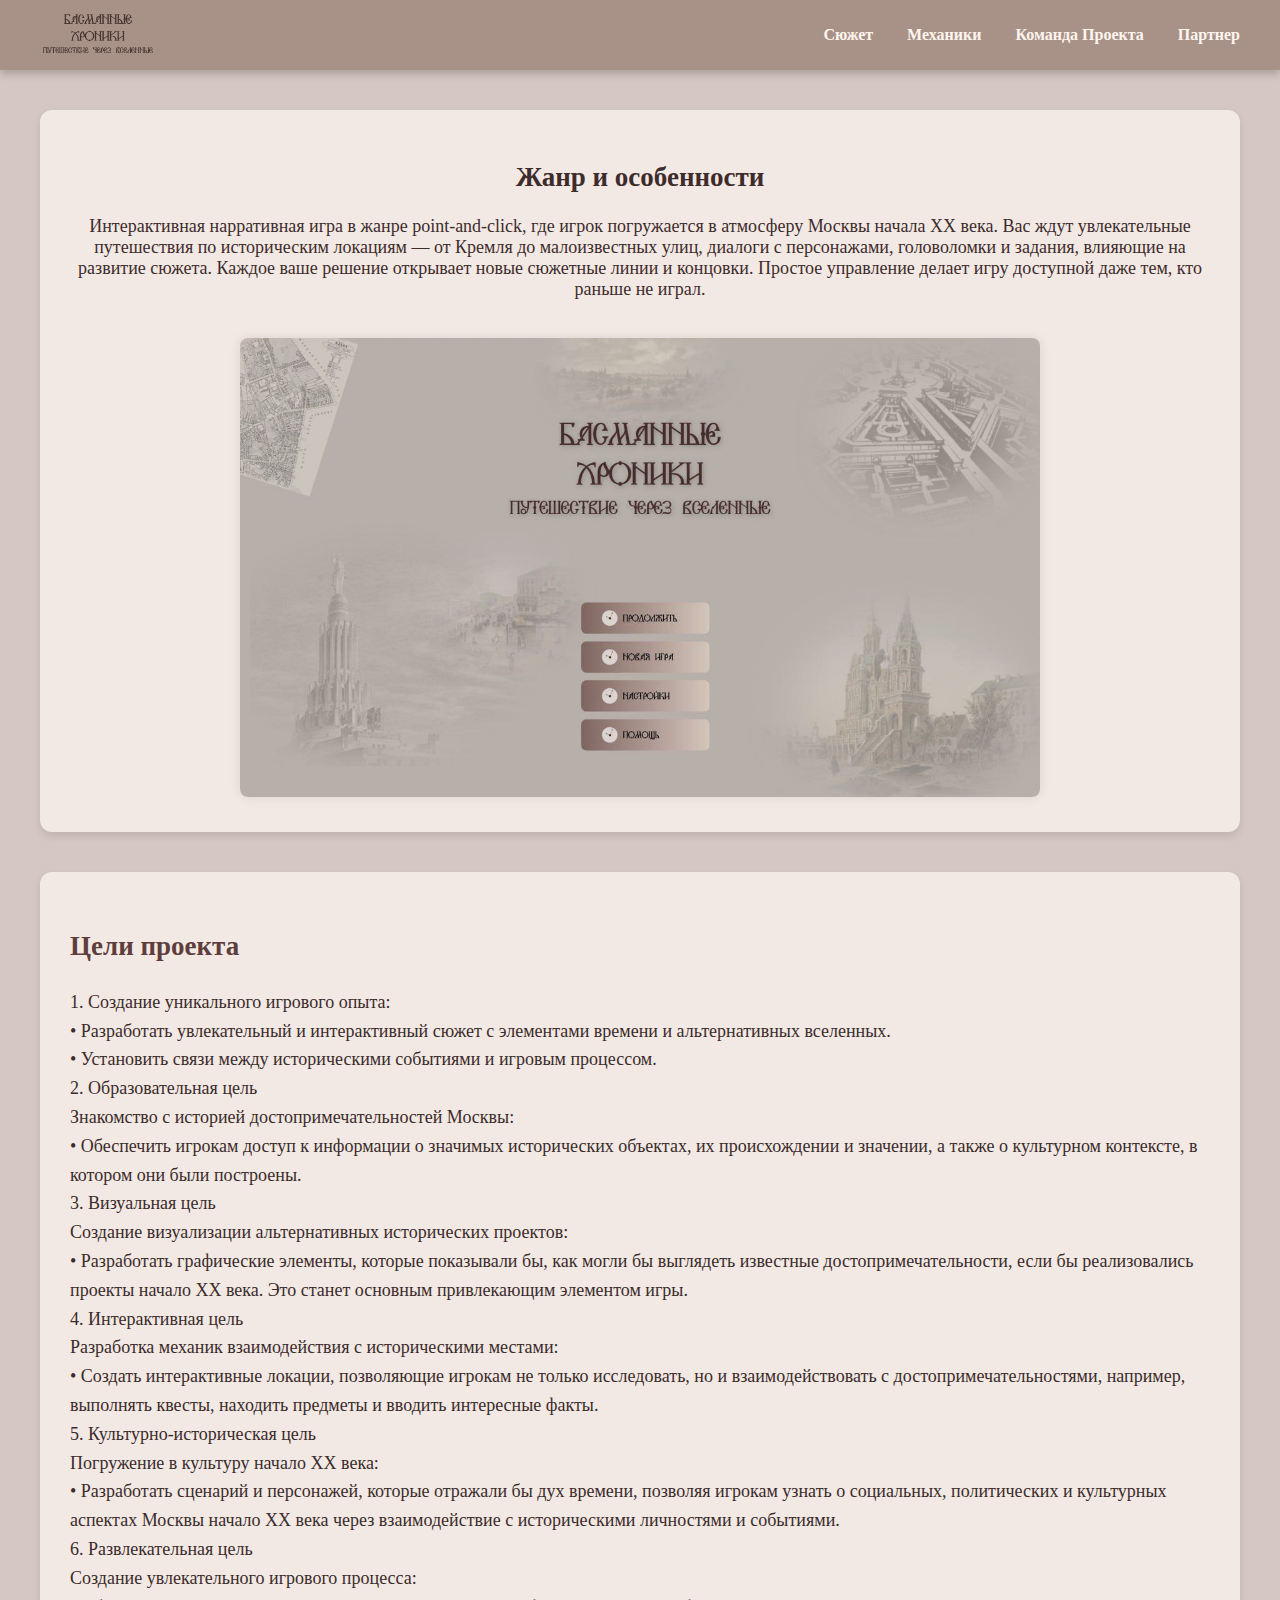
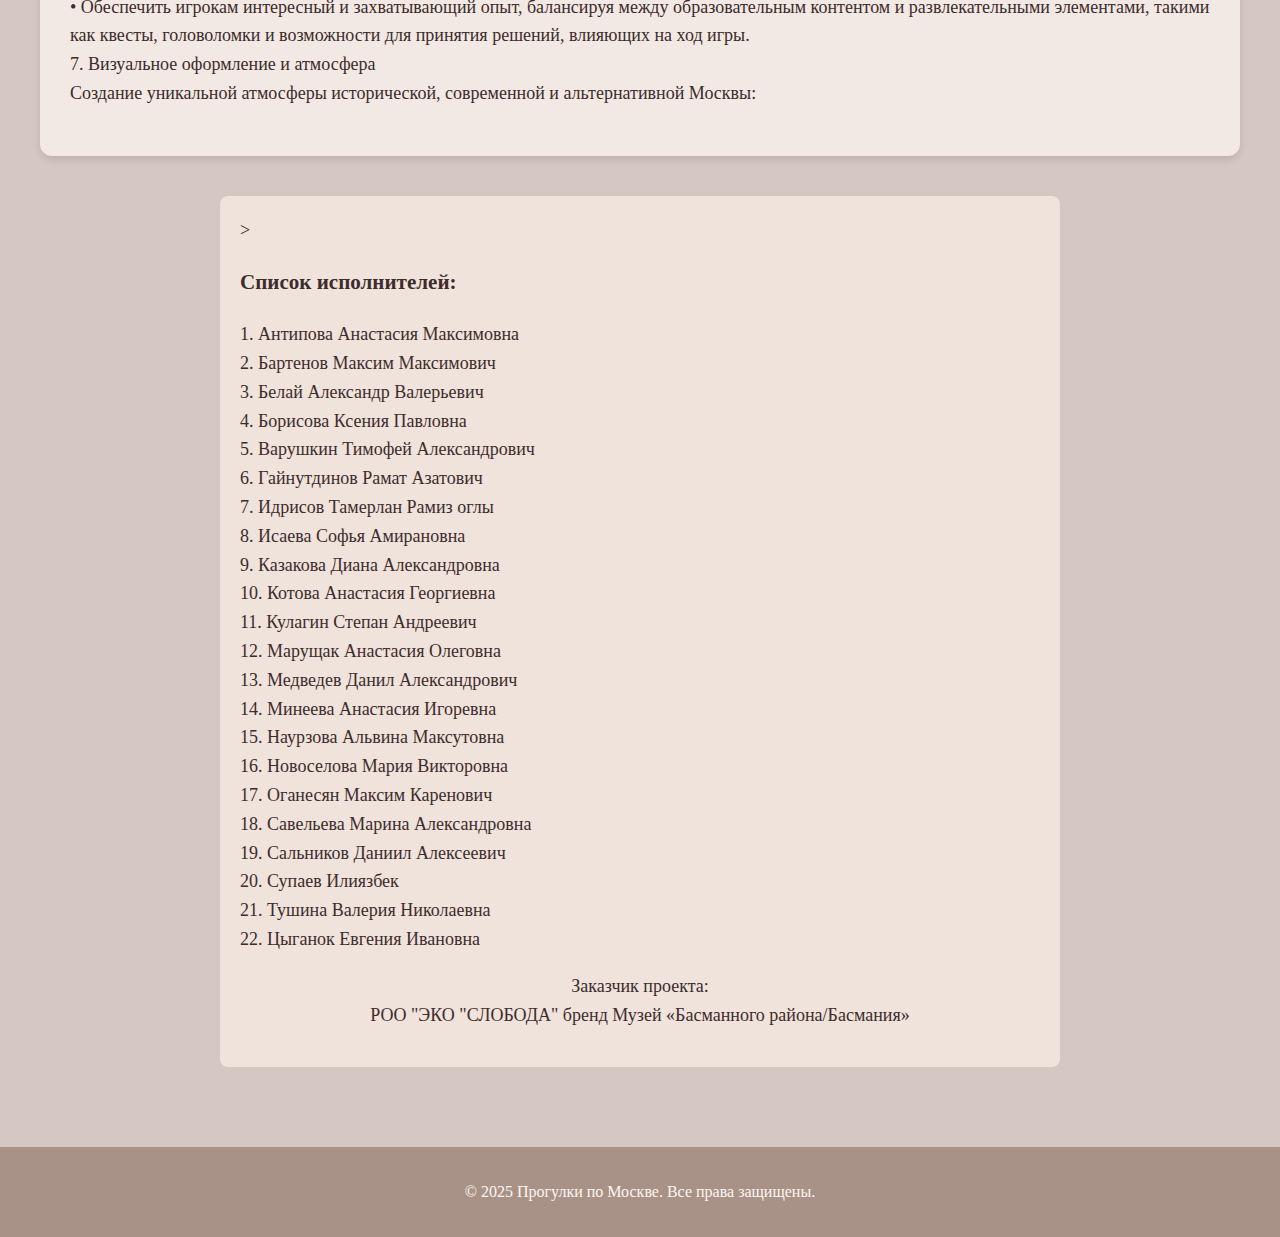
<file: Прогулки по москве/Index.html>
<!DOCTYPE html>
<html lang="ru">
<head>
  <meta charset="UTF-8">
  <title>Прогулки по Москве</title>
  <link rel="stylesheet" href="style.css">
</head>
<body>
  <header>
    <div class="logo">
      <img src="logo-Photoroom.png">
    </div>
    <nav class="menu">
      <a href="story.html">Сюжет</a>
      <a href="mexaniki.html">Механики</a>
      <a href="#team">Команда Проекта </a>
      <a href="info.html">Партнер</a>
    </nav>
  </header>

  <main>
    <section class="hero">
      <h2>Жанр и особенности</h2>
      <p>
Интерактивная нарративная игра в жанре point-and-click, где игрок погружается в атмосферу Москвы начала XX века. Вас ждут увлекательные путешествия по историческим локациям — от Кремля до малоизвестных улиц, диалоги с персонажами, головоломки и задания, влияющие на развитие сюжета.
Каждое ваше решение открывает новые сюжетные линии и концовки. Простое управление делает игру доступной даже тем, кто раньше не играл.</p>
      <img src="gg.png" alt="Основное изображение Москвы">
    </section>
    <section class="hero2">
      <h2>Цели проекта</h2>
      <p>
        1.	Создание уникального игрового опыта:<br>
•	Разработать увлекательный и интерактивный сюжет с элементами времени и альтернативных вселенных.<br>
•	Установить связи между историческими событиями и игровым процессом.<br>
2.	Образовательная цель<br>
Знакомство с историей достопримечательностей Москвы:<br>
•	Обеспечить игрокам доступ к информации о значимых исторических объектах, их происхождении и значении, а также о культурном контексте, в котором они были построены.<br>
3.	Визуальная цель<br>
Создание визуализации альтернативных исторических проектов:<br>
•	Разработать графические элементы, которые показывали бы, как могли бы выглядеть известные достопримечательности, если бы реализовались проекты начало XX века. Это станет основным привлекающим элементом игры.<br>
4.	Интерактивная цель<br>
Разработка механик взаимодействия с историческими местами:<br>
•	Создать интерактивные локации, позволяющие игрокам не только исследовать, но и взаимодействовать с достопримечательностями, например, выполнять квесты, находить предметы и вводить интересные факты.<br>
5.	Культурно-историческая цель<br>
Погружение в культуру начало XX века:  <br>
•	Разработать сценарий и персонажей, которые отражали бы дух времени, позволяя игрокам узнать о социальных, политических и культурных аспектах Москвы начало XX века через взаимодействие с историческими личностями и событиями.<br>
6.	Развлекательная цель<br>
Создание увлекательного игрового процесса:  <br>
•	Обеспечить игрокам интересный и захватывающий опыт, балансируя между образовательным контентом и развлекательными элементами, такими как квесты, головоломки и возможности для принятия решений, влияющих на ход игры.<br>
7.	Визуальное оформление и атмосфера<br>
Создание уникальной атмосферы исторической, современной и альтернативной Москвы: <br> 

      </p>
    </section>
    <section class="content" id="team">>
      <h3>Список исполнителей:</h3>
      <p>   
1.	Антипова Анастасия Максимовна<br>
2.	Бартенов Максим Максимович<br>
3.	Белай Александр Валерьевич<br>
4.	Борисова Ксения Павловна<br>
5.	Варушкин Тимофей Александрович<br>
6.	Гайнутдинов Рамат Азатович<br>
7.	Идрисов Тамерлан Рамиз оглы<br>
8.	Исаева Софья Амирановна<br>
9.	Казакова Диана Александровна<br>
10.	Котова Анастасия Георгиевна<br>
11.	Кулагин Степан Андреевич<br>
12.	Марущак Анастасия Олеговна<br>
13.	Медведев Данил Александрович<br>
14.	Минеева Анастасия Игоревна<br>
15.	Наурзова Альвина Максутовна<br>
16.	Новоселова Мария Викторовна<br>
17.	Оганесян Максим Каренович<br>
18.	Савельева Марина Александровна<br>
19.	Сальников Даниил Алексеевич<br>
20.	Супаев Илиязбек<br>
21.	Тушина Валерия Николаевна<br>
22.	Цыганок Евгения Ивановна<br>
</p>
<p class="nzz">Заказчик проекта:<br>
 РОО "ЭКО "СЛОБОДА" бренд Музей «Басманного района/Басмания»
</p>

    </section>
  </main>

  <footer>
    <p>© 2025 Прогулки по Москве. Все права защищены.</p>
  </footer>
</body>
</html>
</file>
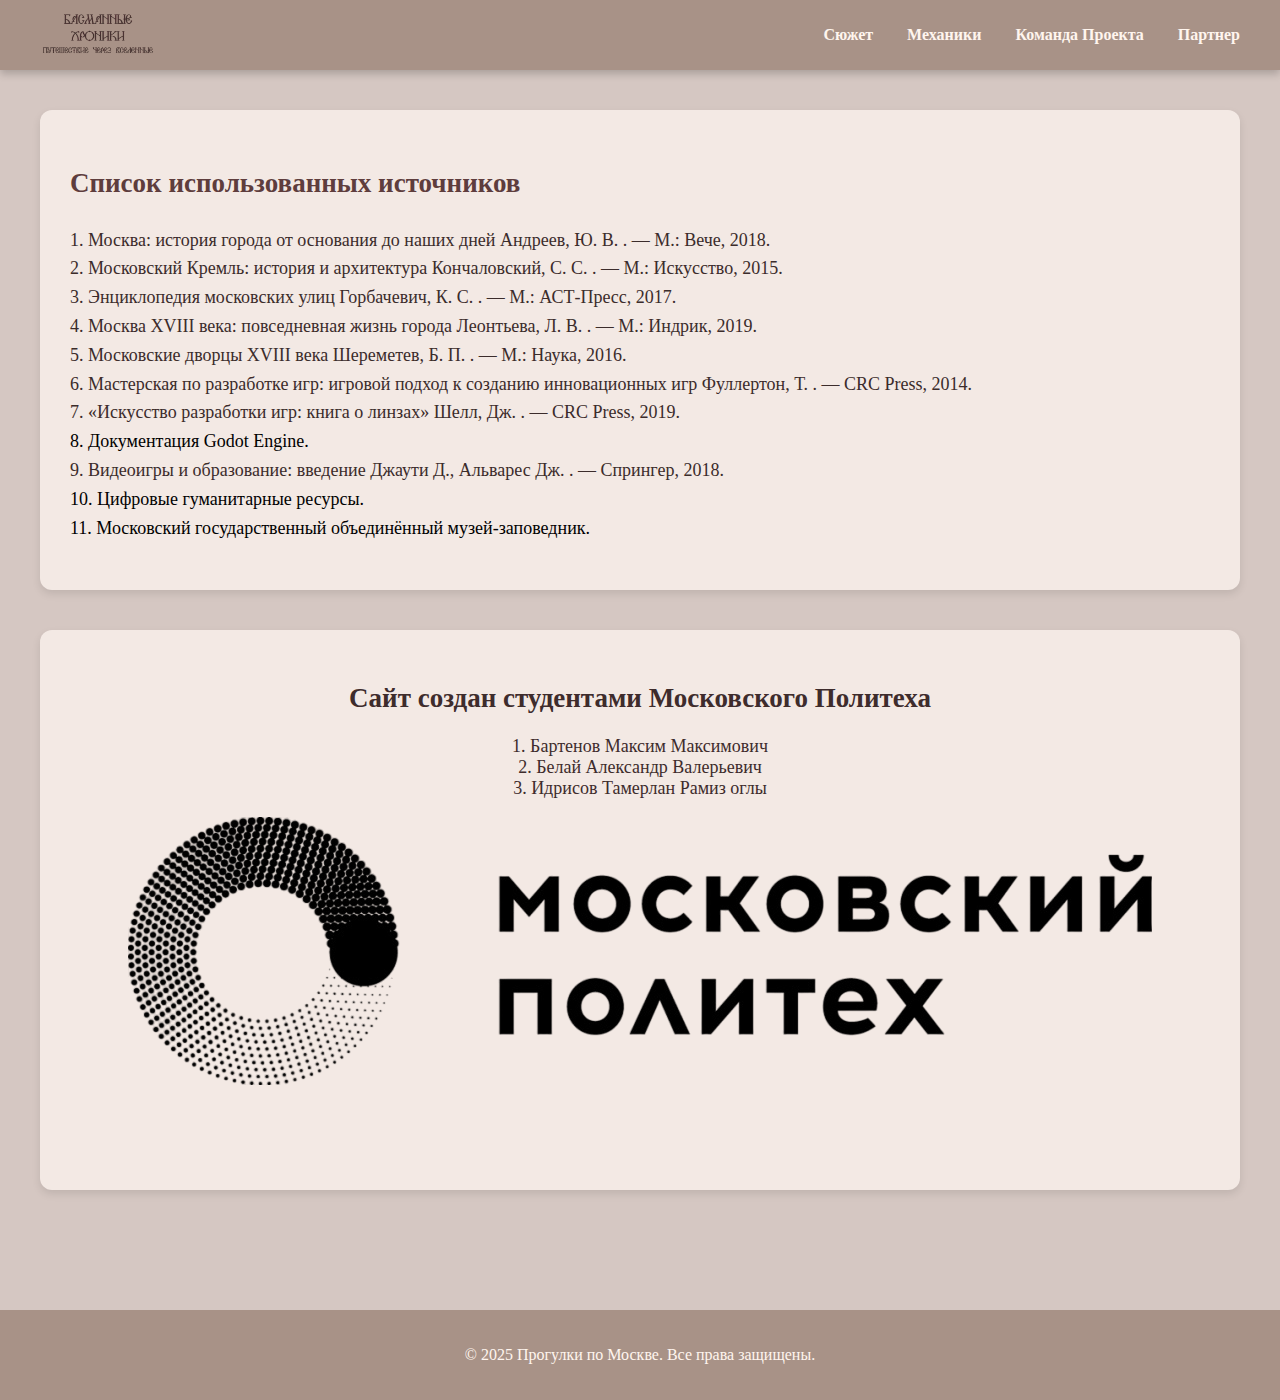
<file: Прогулки по москве/info.html>
<!DOCTYPE html>
<html lang="ru">
<head>
  <meta charset="UTF-8">
  <title>Прогулки по Москве</title>
  <link rel="stylesheet" href="style.css">
</head>
<body>
  <header>
    <div class="logo">
      <img src="logo-Photoroom.png">
    </div>
    <nav class="menu">
      <a href="story.html">Сюжет</a>
      <a href="mexaniki.html">Механики</a>
      <a href="Index.html#team">Команда Проекта</a>
      <a href="info.html">Партнер</a>
    </nav>
  </header>

  <main>
    <section class="hero2">
      <h2>Список использованных источников </h2>
    <p>
        1.	Москва: история города от основания до наших дней Андреев, Ю. В. . — М.: Вече, 2018.<br>
    2.	Московский Кремль: история и архитектура Кончаловский, С. С. . — М.: Искусство, 2015.<br>
3.	Энциклопедия московских улиц Горбачевич, К. С. . — М.: АСТ-Пресс, 2017.<br>
4.	Москва XVIII века: повседневная жизнь города Леонтьева, Л. В. . — М.: Индрик, 2019.<br>
5.	Московские дворцы XVIII века Шереметев, Б. П. . — М.: Наука, 2016.<br>
6.	Мастерская по разработке игр: игровой подход к созданию инновационных игр Фуллертон, Т. . — CRC Press, 2014.<br>
7.	«Искусство разработки игр: книга о линзах» Шелл, Дж. . — CRC Press, 2019.<br>
<a class="a1" href="https://docs.godotengine.org">8.	Документация Godot Engine. </a><br>
9.	Видеоигры и образование: введение Джаути Д., Альварес Дж. . — Спрингер, 2018.<br>
<a class="a1" href=" https://digitalhumanities.org">10.	 Цифровые гуманитарные ресурсы.</a><br>
<a class="a1" href="http://www.mgomz.ru">11.	Московский государственный объединённый музей-заповедник.  </a><br>

    </p>
    </section>
    <section class="hero4">
      <h2>Сайт создан студентами Московского Политеха</h2>
      <p>1.	Бартенов Максим Максимович<br>
         2.	Белай Александр Валерьевич<br>
         3.	Идрисов Тамерлан Рамиз оглы<br>
         
    </p>
      <a href="https://mospolytech.ru/"><img src="image-Photoroom (11).png" alt=""></a>
    </section>
    
  </main>

  <footer>
    <p>© 2025 Прогулки по Москве. Все права защищены.</p>
  </footer>
</body>
</html>
</file>
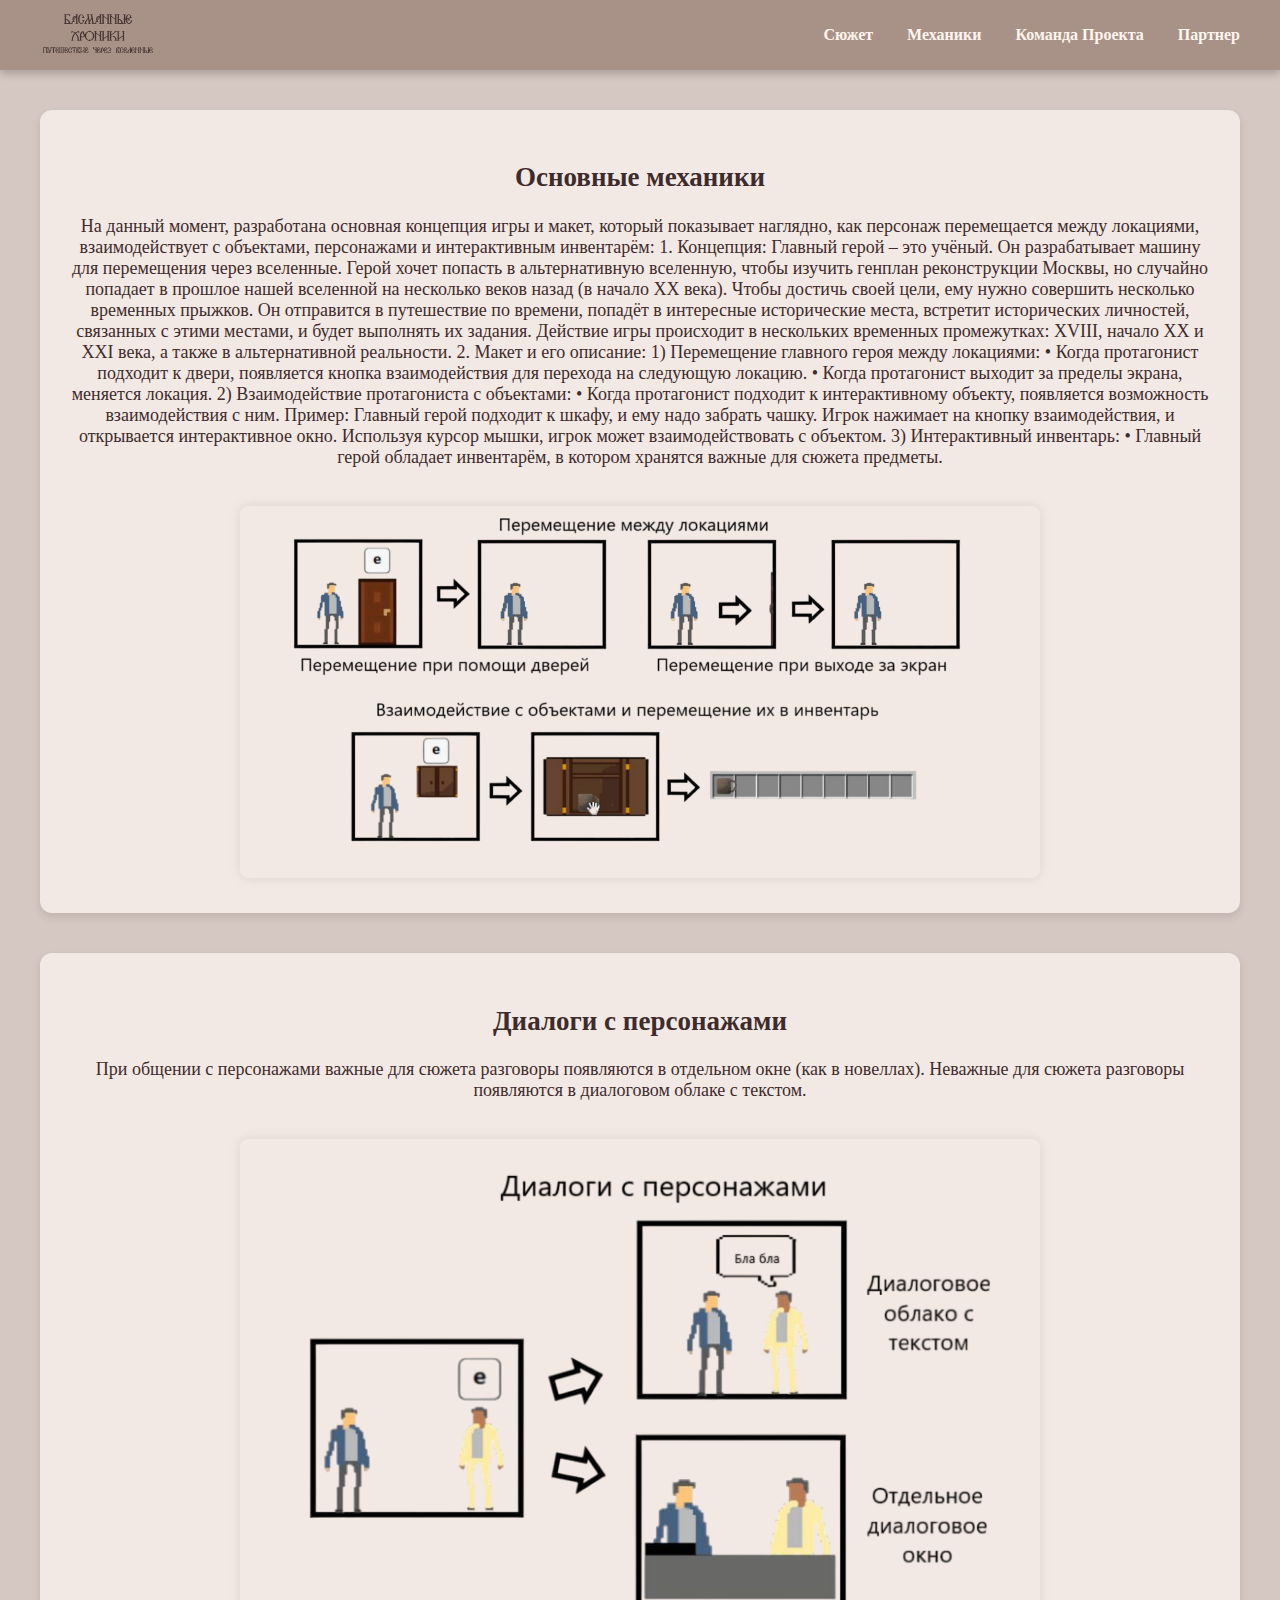
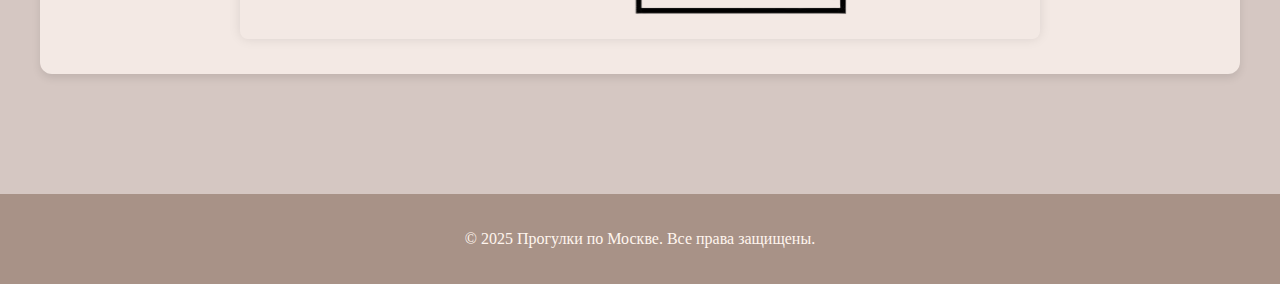
<file: Прогулки по москве/mexaniki.html>
<!DOCTYPE html>
<html lang="ru">
<head>
  <meta charset="UTF-8">
  <title>Прогулки по Москве</title>
  <link rel="stylesheet" href="style.css">
</head>
<body>
  <header>
    <div class="logo">
      <img src="logo-Photoroom.png" href="Index.html">
    </div>
    <nav class="menu">
      <a href="story.html">Сюжет</a>
      <a href="mexaniki.html">Механики</a>
      <a href="Index.html#team">Команда Проекта</a>
      <a href="info.html">Партнер</a>
    </nav>
  </header>

  <main>
    <section class="hero">
      <h2>Основные механики</h2>
      <p>На данный момент, разработана основная концепция игры и макет, который показывает наглядно, как персонаж перемещается между локациями, взаимодействует с объектами, персонажами и интерактивным инвентарём:
1.	Концепция: 
Главный герой – это учёный. Он разрабатывает машину для перемещения через вселенные. 
Герой хочет попасть в альтернативную вселенную, чтобы изучить генплан реконструкции Москвы, но случайно попадает в прошлое нашей вселенной на несколько веков назад (в начало XX века). Чтобы достичь своей цели, ему нужно совершить несколько временных прыжков. Он отправится в путешествие по времени, попадёт в интересные исторические места, встретит исторических личностей, связанных с этими местами, и будет выполнять их задания.
Действие игры происходит в нескольких временных промежутках: XVIII, начало ХХ и ХХI века, а также в альтернативной реальности.
2.	Макет и его описание:
1) Перемещение главного героя между локациями:
•	Когда протагонист подходит к двери, появляется кнопка взаимодействия для перехода на следующую локацию.
•	Когда протагонист выходит за пределы экрана, меняется локация.
2) Взаимодействие протагониста с объектами:
•	Когда протагонист подходит к интерактивному объекту, появляется возможность взаимодействия с ним.
Пример: Главный герой подходит к шкафу, и ему надо забрать чашку. Игрок нажимает на кнопку взаимодействия, и открывается интерактивное окно. Используя курсор мышки, игрок может взаимодействовать с объектом.
3) Интерактивный инвентарь:
•	Главный герой обладает инвентарём, в котором хранятся важные для сюжета предметы.
</p>
      <img src="mexa-Photoroom.png" alt="">
    </section>
    <section class="hero">
      <h2>Диалоги с персонажами</h2>
      <p>
	При общении с персонажами важные для сюжета разговоры появляются в отдельном окне (как в новеллах).
	Неважные для сюжета разговоры появляются в диалоговом облаке с текстом.
      </p>
      <img src="diolog-Photoroom.png" alt="">
    </section>
  </main>
  <footer>
    <p>© 2025 Прогулки по Москве. Все права защищены.</p>
  </footer>
</body>
</html>
</file>
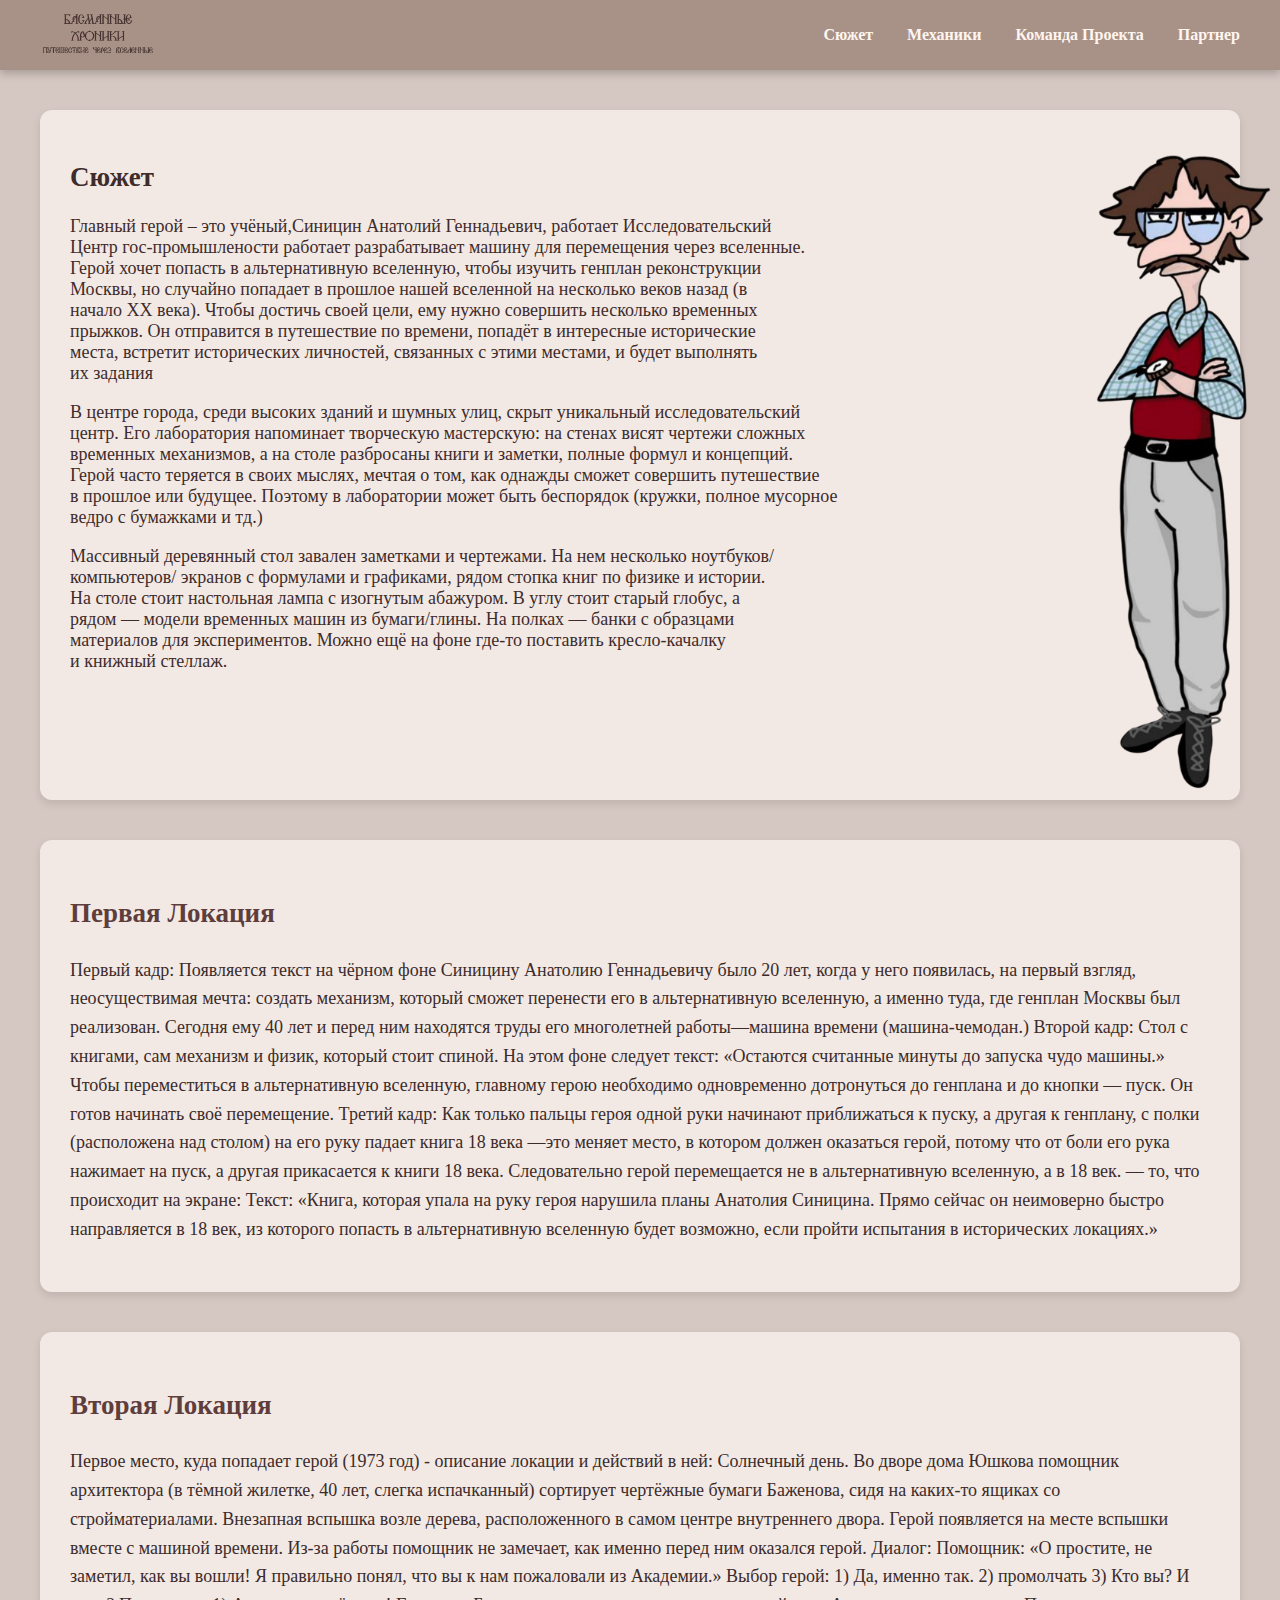
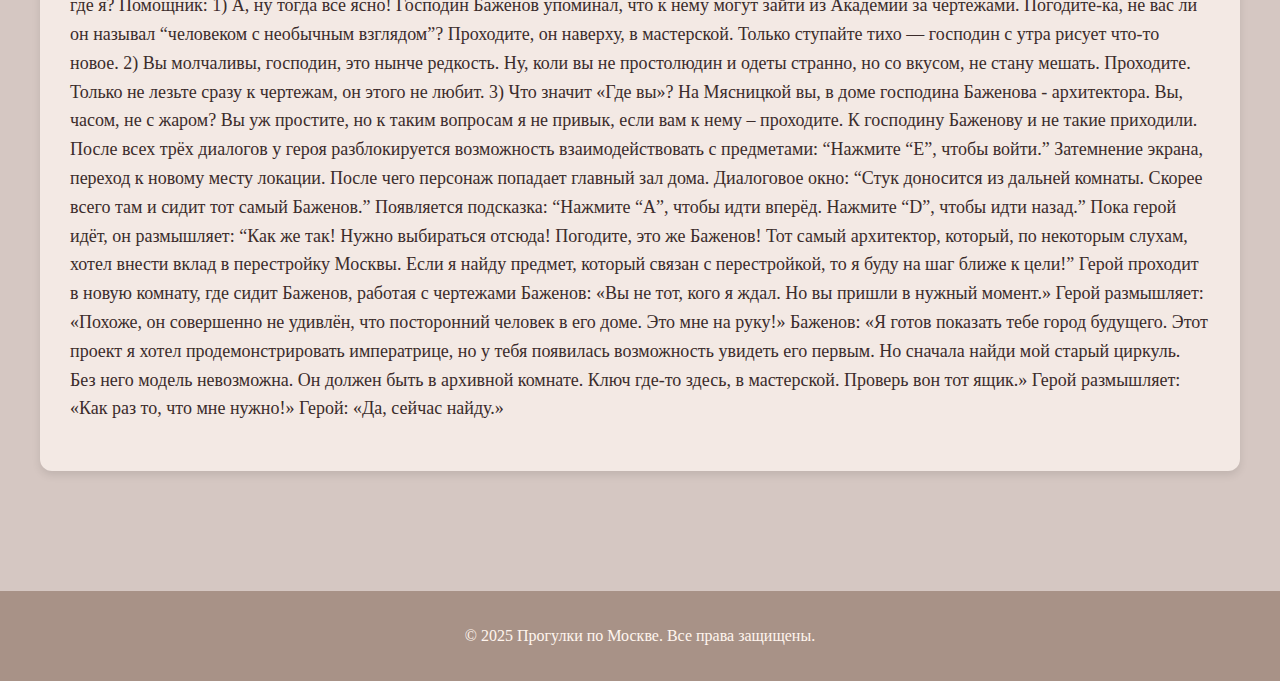
<file: Прогулки по москве/story.html>
<!DOCTYPE html>
<html lang="ru">
<head>
  <meta charset="UTF-8">
  <title>Прогулки по Москве</title>
  <link rel="stylesheet" href="style.css">
</head>
<body>
  <header>
    <div class="logo">
      <img src="logo-Photoroom.png" href="Index.html"> 
    </div>
    <nav class="menu">
      <a href="story.html">Сюжет</a>
      <a href="mexaniki.html">Механики</a>
      <a href="Index.html#team">Команда Проекта</a>
      <a href="info.html">Партнер</a>
    </nav>
  </header>

  <main>
    <section class="hero3">
      <h2>Сюжет</h2>
      <p>
Главный герой – это учёный,Синицин Анатолий Геннадьевич, работает Исследовательский<br>
Центр гос-промышлености работает разрабатывает машину для перемещения через вселенные.<br>
Герой хочет попасть в альтернативную вселенную, чтобы изучить генплан реконструкции <br>
Москвы, но случайно попадает в прошлое нашей вселенной на несколько веков назад (в <br>
начало XX века). Чтобы достичь своей цели, ему нужно совершить несколько временных <br>
прыжков. Он отправится в путешествие по времени, попадёт в интересные исторические <br>
места, встретит исторических личностей, связанных с этими местами, и будет выполнять<br>
 их задания
</p>
<p>
    В центре города, среди высоких зданий и шумных улиц, скрыт уникальный исследовательский<br>
    центр. Его лаборатория напоминает творческую мастерскую: на стенах висят чертежи сложных <br>
    временных механизмов, а на столе разбросаны книги и заметки, полные формул и концепций.<br>
     Герой часто теряется в своих мыслях, мечтая о том, как однажды сможет совершить путешествие<br>
      в прошлое или будущее. Поэтому в лаборатории может быть беспорядок (кружки, полное мусорное <br>
      ведро с бумажками и тд.)</p>
      <p>Массивный деревянный стол завален заметками и чертежами. На нем несколько ноутбуков/ <br>
       компьютеров/ экранов с формулами и графиками, рядом стопка книг по физике и истории. <br>
       На столе стоит настольная лампа с изогнутым абажуром. В углу стоит старый глобус, а <br>
       рядом — модели временных машин из бумаги/глины. На полках — банки с образцами <br>
       материалов для экспериментов. Можно ещё на фоне где-то поставить кресло-качалку <br>
       и книжный стеллаж. 
</p>
      <img class="getoy" src="glavqeroy-Photoroom.png">
    </section>
    <section class="hero2">
      <h2>Первая Локация </h2>
      <p>
        Первый кадр: 
Появляется текст на чёрном фоне Синицину Анатолию Геннадьевичу было 20 лет, когда у него появилась, на первый взгляд, неосуществимая мечта: создать механизм, который сможет перенести его в альтернативную вселенную, а именно туда, где генплан Москвы был реализован. Сегодня ему 40 лет и перед ним находятся труды его многолетней работы—машина времени (машина-чемодан.) 
Второй кадр: 
Стол с книгами, сам механизм и физик, который стоит спиной. На этом фоне следует текст: «Остаются считанные минуты до запуска чудо машины.» Чтобы переместиться в альтернативную вселенную, главному герою необходимо одновременно дотронуться до генплана и до кнопки — пуск. Он готов начинать своё перемещение. 
Третий кадр: Как только пальцы героя одной руки начинают приближаться к пуску, а другая к генплану, с полки (расположена над столом) на его руку падает книга 18 века —это меняет место, в котором должен оказаться герой, потому что от боли его рука нажимает на пуск, а другая прикасается к книги 18 века. Следовательно герой перемещается не в альтернативную вселенную, а в 18 век. — то, что происходит на экране:
Текст: «Книга, которая упала на руку героя нарушила планы Анатолия Синицина. Прямо сейчас он неимоверно быстро направляется в 18 век, из которого попасть в альтернативную вселенную будет возможно, если пройти испытания в исторических локациях.»


      </p>
    </section>
        <section class="hero2">
      <h2>Вторая Локация </h2>
      <p>
        Первое место, куда попадает герой (1973 год) - описание локации и действий в ней:
Солнечный день. Во дворе дома Юшкова помощник архитектора (в тёмной жилетке, 40 лет, слегка испачканный) сортирует чертёжные бумаги Баженова, сидя на каких-то ящиках со стройматериалами.
Внезапная вспышка возле дерева, расположенного в самом центре внутреннего двора. Герой появляется на месте вспышки вместе с машиной времени. Из-за работы помощник не замечает, как именно перед ним оказался герой.
Диалог: 
Помощник: «О простите, не заметил, как вы вошли! Я правильно понял, что вы к нам пожаловали из Академии.»
Выбор герой: 
1) Да, именно так.
2) промолчать 
3) Кто вы? И где я? 
Помощник: 
1) А, ну тогда всё ясно! Господин Баженов упоминал, что к нему могут зайти из Академии за чертежами.
Погодите-ка, не вас ли он называл “человеком с необычным взглядом”? Проходите, он наверху, в мастерской. Только ступайте тихо — господин с утра рисует что-то новое.
2) Вы молчаливы, господин, это нынче редкость.
Ну, коли вы не простолюдин и одеты странно, но со вкусом, не стану мешать. Проходите. Только не лезьте сразу к чертежам, он этого не любит.
3) Что значит «Где вы»? На Мясницкой вы, в доме господина Баженова - архитектора. Вы, часом, не с жаром? Вы уж простите, но к таким вопросам я не привык, если вам к нему – проходите. К господину Баженову и не такие приходили.
После всех трёх диалогов у героя разблокируется возможность взаимодействовать с предметами: 
“Нажмите “E”, чтобы войти.” 
Затемнение экрана, переход к новому месту локации.
После чего персонаж попадает главный зал дома.
Диалоговое окно:
“Стук доносится из дальней комнаты. Скорее всего там и сидит тот самый Баженов.”
Появляется подсказка: “Нажмите “A”, чтобы идти вперёд. Нажмите “D”, чтобы идти назад.”
Пока герой идёт, он размышляет: “Как же так! Нужно выбираться отсюда! Погодите, это же Баженов! Тот самый архитектор, который, по некоторым слухам, хотел внести вклад в перестройку Москвы. Если я найду предмет, который связан с перестройкой, то я буду на шаг ближе к цели!”
Герой проходит в новую комнату, где сидит Баженов, работая с чертежами
Баженов: «Вы не тот, кого я ждал. Но вы пришли в нужный момент.»
Герой размышляет: «Похоже, он совершенно не удивлён, что посторонний человек в его доме. Это мне на руку!»
Баженов: «Я готов показать тебе город будущего. Этот проект я хотел продемонстрировать императрице, но у тебя появилась возможность увидеть его первым. Но сначала найди мой старый циркуль. Без него модель невозможна. Он должен быть в архивной комнате. Ключ где-то здесь, в мастерской. Проверь вон тот ящик.» 
Герой размышляет: «Как раз то, что мне нужно!»
Герой: «Да, сейчас найду.»
      </p>
    </section>
  </main>

  <footer>
    <p>© 2025 Прогулки по Москве. Все права защищены.</p>
  </footer>
</body>
</html>
</file>
<file: Прогулки по москве/style.css>
body {
  margin: 0;
  font-family: 'Georgia', serif;
  background-color: #d5c7c2; /* как фон на картинке */
  color: #3e2c2c;
}

header {
  display: flex;
  justify-content: space-between;
  align-items: center;
  background-color: #a89287; /* оттенок ретро */
  padding: 10px 40px;
  box-shadow: 0 4px 8px rgba(0, 0, 0, 0.2);
}

.logo {
  display: flex;
  align-items: center;
  gap: 15px;
}

.logo img {
  height: 50px;
}

.logo h1 {
  font-size: 24px;
  color: #3e2c2c;
}

.menu a {
  margin-left: 30px;
  text-decoration: none;
  color: #fff5ee;
  font-weight: bold;
  transition: color 0.3s;
}

.menu a:hover {
  color: #e6d3cb;
}

main {
  padding: 40px;
}

.hero {
  font-size: 18px;
  text-align: center;
  background-color: #f3e9e4;
  border-radius: 12px;
  padding: 30px;
  margin-bottom: 40px;
  box-shadow: 0 4px 8px rgba(0, 0, 0, 0.1);
}
.hero4 {
  font-size: 18px;
  text-align: center;
  background-color: #f3e9e4;
  border-radius: 12px;
  padding: 30px;
  margin-bottom: 40px;
  box-shadow: 0 4px 8px rgba(0, 0, 0, 0.1);
  height: 500px;
}
.hero img {
  width: 100%;
  max-width: 800px;
  margin-top: 20px;
  border-radius: 8px;
  box-shadow: 0 0 12px rgba(0, 0, 0, 0.1);
}
.hero2{
  font-size: 18px;
  background-color: #f3e9e4;
  line-height: 1.6;
  border-radius: 12px;
  padding: 30px;
  margin-bottom: 40px;
  box-shadow: 0 4px 8px rgba(0, 0, 0, 0.1);
    color: #3b2c2b;
  font-family: 'Georgia', serif;
}

.hero2 h2,
.hero2 h3 {
  color: #5e3d3d;
  font-family: 'Georgia', serif;
  margin-bottom: 20px;
}

/* Нумерованные списки */
.hero2 ol {
  counter-reset: section;
  list-style: none;
  padding-left: 0;
}

.hero2 ol li {
  counter-increment: section;
  margin-bottom: 25px;
  background-color: #f8f1ed;
  padding: 20px;
  border-left: 6px solid #a89287;
  border-radius: 8px;
  box-shadow: 2px 2px 8px rgba(0,0,0,0.05);
  transition: transform 0.2s;
}

.hero2 ol li:hover {
  transform: translateY(-2px);
  background-color: #f0e6e0;
}

/* Красивые номера */
.hero2 ol li::before {
  content: counter(section) ".";
  font-weight: bold;
  color: #8c5e54;
  margin-right: 10px;
  font-size: 20px;
  display: inline-block;
  width: 28px;
}

/* Вложенные списки (подцели) */
.hero2 li ul,
.hero2 li ol {
  margin-top: 10px;
  padding-left: 20px;
  font-size: 16px;
}

.hero2 li ul li {
  list-style-type: disc;
  margin-bottom: 6px;
}
.nzz{
    text-align: center;
}
.hero3{
  font-size: 18px;
  background-color: #f3e9e4;
  border-radius: 12px;
  padding: 30px;
  margin-bottom: 40px;
  box-shadow: 0 4px 8px rgba(0, 0, 0, 0.1);
  height: 630px;
}
.getoy{
    width: 433px;
    height: 723px;
    border-radius: 8px;
    position: relative;
    top: -600px;
    left: 900px;
}

.content {
  max-width: 800px;
  margin: 0 auto;
  font-size: 18px;
  line-height: 1.6;
  background-color: #efe3dc;
  padding: 20px;
  border-radius: 8px;
}

footer {
  text-align: center;
  padding: 20px;
  background-color: #a89287;
  color: #fff5ee;
  margin-top: 40px;
}
.a1 {
        color: #010101; 
        text-decoration: none; 
    }
    
.a1:hover {
        color: #767166; 
        text-decoration: underline; 
    }
    
.a1:visited {
        color: #b3b2b1; 
    }
</file>
